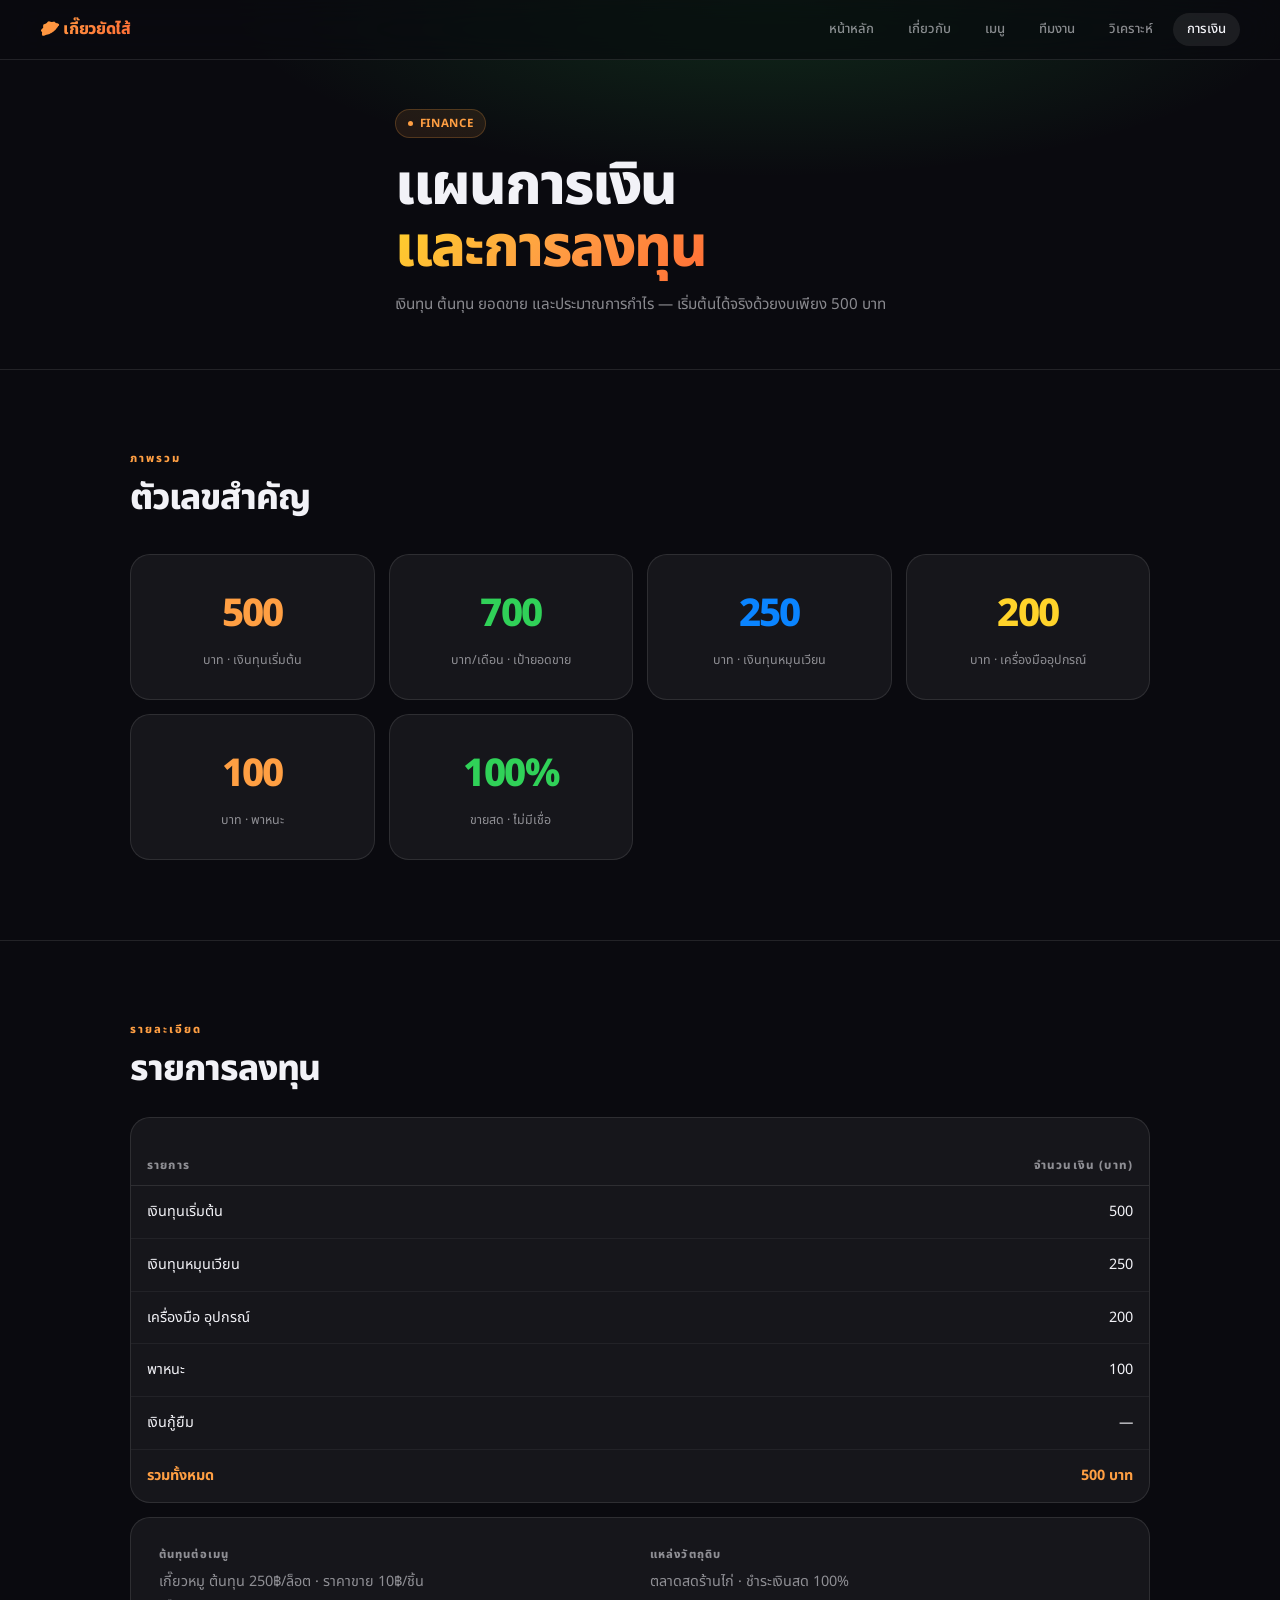
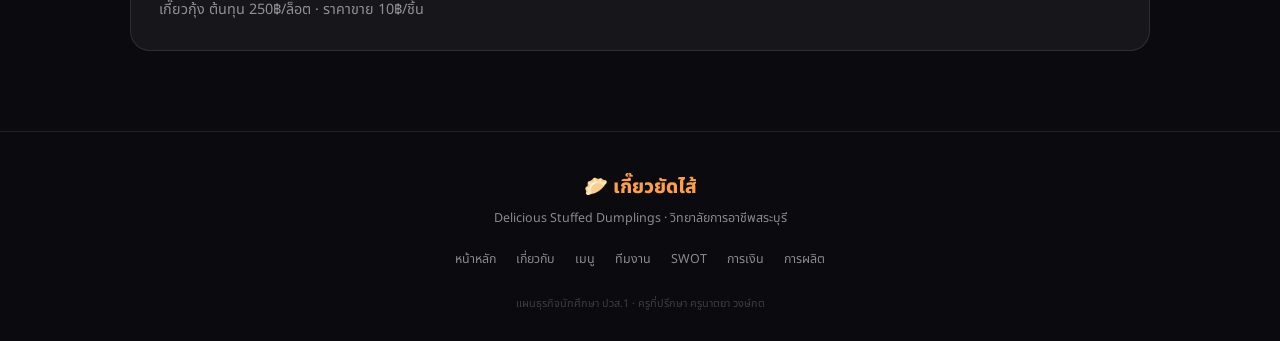
<file: pages/finance.html>
<!DOCTYPE html>
<html lang="th">
<head>
<meta charset="UTF-8">
<meta name="viewport" content="width=device-width, initial-scale=1.0">
<title>การเงิน · เกี๊ยวยัดไส้</title>
<link rel="preconnect" href="https://fonts.googleapis.com">
<link href="https://fonts.googleapis.com/css2?family=Noto+Sans+Thai:wght@300;400;500;600;700;800&display=swap" rel="stylesheet">
<link rel="stylesheet" href="../assets/shared.css">
<style>
.page-hero-bg{background:radial-gradient(ellipse 70% 80% at 60% 0%,rgba(48,209,88,.16) 0%,transparent 60%);}
.stat-grid{display:grid;grid-template-columns:repeat(auto-fit,minmax(200px,1fr));gap:14px;margin-top:36px;}
.stat-card{background:var(--surface);border:1px solid var(--border);border-radius:20px;padding:28px 22px;text-align:center;transition:transform .3s,border-color .3s;}
.stat-card:hover{transform:translateY(-4px);border-color:rgba(255,159,67,.28);}
.stat-num{font-size:2.4rem;font-weight:800;letter-spacing:-.04em;}
.stat-label{font-size:.78rem;color:var(--subtext);margin-top:4px;}
.invest-table{width:100%;border-collapse:collapse;margin-top:28px;}
.invest-table th{text-align:left;padding:10px 16px;font-size:.72rem;font-weight:800;letter-spacing:.1em;text-transform:uppercase;color:var(--subtext);border-bottom:1px solid var(--border);}
.invest-table td{padding:14px 16px;font-size:.9rem;border-bottom:1px solid rgba(255,255,255,.05);}
.invest-table tr:last-child td{border-bottom:none;font-weight:800;color:var(--accent);}
.invest-table tr:hover td{background:var(--surface2);}
</style>
</head>
<body>
<nav>
  <a class="nav-logo" href="../index.html">🥟 เกี๊ยวยัดไส้</a>
  <div class="nav-links">
    <a href="../index.html">หน้าหลัก</a><a href="about.html">เกี่ยวกับ</a>
    <a href="menu.html">เมนู</a><a href="team.html">ทีมงาน</a>
    <a href="swot.html">วิเคราะห์</a><a href="finance.html" class="active">การเงิน</a>
  </div>
</nav>

<div class="page-hero">
  <div class="page-hero-bg"></div>
  <div class="page-hero-inner">
    <div class="page-eyebrow"><i></i> Finance</div>
    <h1 class="page-title">แผนการเงิน<br><span class="grad">และการลงทุน</span></h1>
    <p class="page-sub">เงินทุน ต้นทุน ยอดขาย และประมาณการกำไร — เริ่มต้นได้จริงด้วยงบเพียง 500 บาท</p>
  </div>
</div>
<hr class="divider">

<section>
  <div class="container">
    <div class="reveal"><div class="sec-label">ภาพรวม</div><h2 class="sec-title">ตัวเลขสำคัญ</h2></div>
    <div class="stat-grid">
      <div class="stat-card reveal d1"><div class="stat-num" style="color:var(--accent);">500</div><div class="stat-label">บาท · เงินทุนเริ่มต้น</div></div>
      <div class="stat-card reveal d2"><div class="stat-num" style="color:var(--green);">700</div><div class="stat-label">บาท/เดือน · เป้ายอดขาย</div></div>
      <div class="stat-card reveal d3"><div class="stat-num" style="color:var(--blue);">250</div><div class="stat-label">บาท · เงินทุนหมุนเวียน</div></div>
      <div class="stat-card reveal d4"><div class="stat-num" style="color:#ffd32a;">200</div><div class="stat-label">บาท · เครื่องมืออุปกรณ์</div></div>
      <div class="stat-card reveal d1"><div class="stat-num" style="color:var(--accent);">100</div><div class="stat-label">บาท · พาหนะ</div></div>
      <div class="stat-card reveal d2"><div class="stat-num" style="color:var(--green);">100%</div><div class="stat-label">ขายสด · ไม่มีเชื่อ</div></div>
    </div>
  </div>
</section>
<hr class="divider">

<section>
  <div class="container">
    <div class="reveal"><div class="sec-label">รายละเอียด</div><h2 class="sec-title">รายการลงทุน</h2></div>
    <div class="card reveal" style="margin-top:28px;padding:0;overflow:hidden;">
      <table class="invest-table">
        <thead><tr><th>รายการ</th><th style="text-align:right;">จำนวนเงิน (บาท)</th></tr></thead>
        <tbody>
          <tr><td>เงินทุนเริ่มต้น</td><td style="text-align:right;">500</td></tr>
          <tr><td>เงินทุนหมุนเวียน</td><td style="text-align:right;">250</td></tr>
          <tr><td>เครื่องมือ อุปกรณ์</td><td style="text-align:right;">200</td></tr>
          <tr><td>พาหนะ</td><td style="text-align:right;">100</td></tr>
          <tr><td>เงินกู้ยืม</td><td style="text-align:right;">—</td></tr>
          <tr><td><strong>รวมทั้งหมด</strong></td><td style="text-align:right;"><strong>500 บาท</strong></td></tr>
        </tbody>
      </table>
    </div>
    <div class="card reveal" style="margin-top:14px;display:flex;gap:20px;flex-wrap:wrap;">
      <div style="flex:1;min-width:200px;">
        <div style="font-size:.7rem;font-weight:800;letter-spacing:.1em;text-transform:uppercase;color:var(--subtext);margin-bottom:6px;">ต้นทุนต่อเมนู</div>
        <div style="font-size:.9rem;color:var(--subtext);">เกี๊ยวหมู ต้นทุน 250฿/ล็อต · ราคาขาย 10฿/ชิ้น</div>
        <div style="font-size:.9rem;color:var(--subtext);margin-top:4px;">เกี๊ยวกุ้ง ต้นทุน 250฿/ล็อต · ราคาขาย 10฿/ชิ้น</div>
      </div>
      <div style="flex:1;min-width:200px;">
        <div style="font-size:.7rem;font-weight:800;letter-spacing:.1em;text-transform:uppercase;color:var(--subtext);margin-bottom:6px;">แหล่งวัตถุดิบ</div>
        <div style="font-size:.9rem;color:var(--subtext);">ตลาดสดร้านไก่ · ชำระเงินสด 100%</div>
      </div>
    </div>
  </div>
</section>

<footer>
  <div class="container">
    <div class="foot-logo">🥟 เกี๊ยวยัดไส้</div>
    <div class="foot-sub">Delicious Stuffed Dumplings · วิทยาลัยการอาชีพสระบุรี</div>
    <div class="foot-nav">
      <a href="../index.html">หน้าหลัก</a><a href="about.html">เกี่ยวกับ</a><a href="menu.html">เมนู</a>
      <a href="team.html">ทีมงาน</a><a href="swot.html">SWOT</a><a href="finance.html">การเงิน</a><a href="process.html">การผลิต</a>
    </div>
    <div class="foot-copy">แผนธุรกิจนักศึกษา ปวส.1 · ครูที่ปรึกษา ครูนาตยา วงษ์กต</div>
  </div>
</footer>
<script>
const obs=new IntersectionObserver(es=>es.forEach(e=>{if(e.isIntersecting){e.target.classList.add('v');obs.unobserve(e.target);}}),{threshold:.08});
document.querySelectorAll('.reveal').forEach(el=>obs.observe(el));
</script>
</body>
</html>
</file>
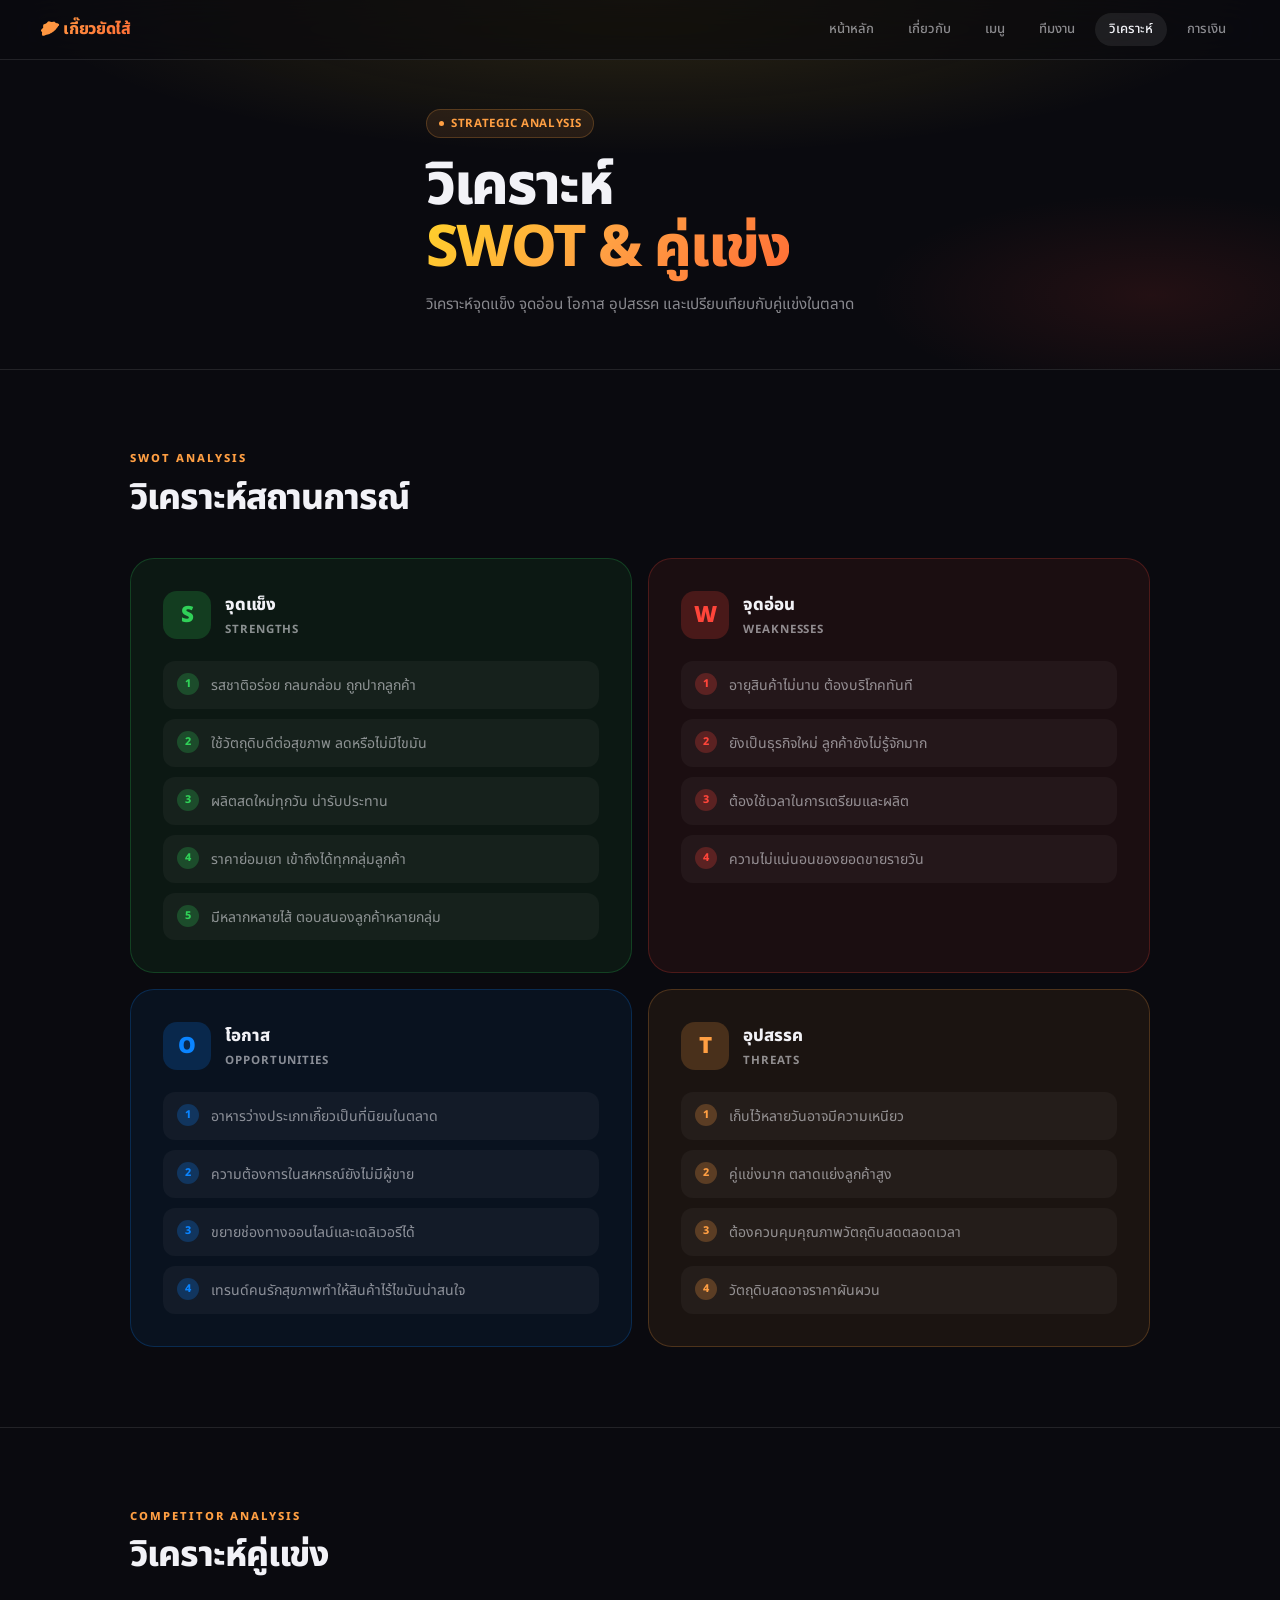
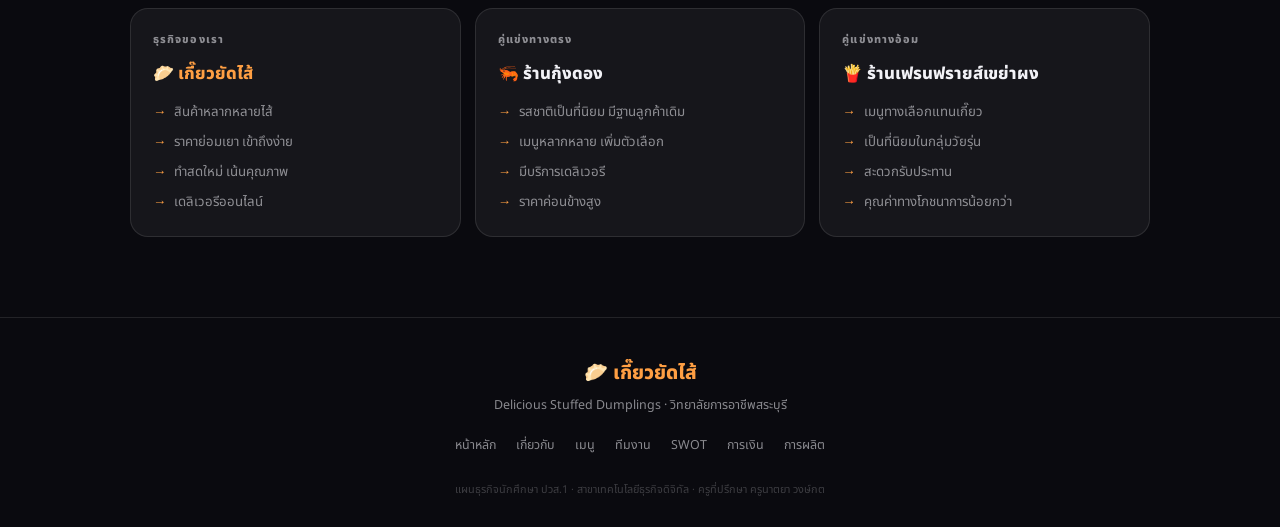
<file: pages/swot.html>
<!DOCTYPE html>
<html lang="th">
<head>
<meta charset="UTF-8">
<meta name="viewport" content="width=device-width, initial-scale=1.0">
<title>SWOT Analysis · เกี๊ยวยัดไส้</title>
<link rel="preconnect" href="https://fonts.googleapis.com">
<link href="https://fonts.googleapis.com/css2?family=Noto+Sans+Thai:wght@300;400;500;600;700;800&display=swap" rel="stylesheet">
<link rel="stylesheet" href="../assets/shared.css">
<style>
.page-hero-bg{background:radial-gradient(ellipse 80% 70% at 50% 0%,rgba(255,211,42,.14) 0%,transparent 60%),radial-gradient(ellipse 40% 50% at 90% 80%,rgba(255,69,58,.1) 0%,transparent 55%);}
.swot-grid{display:grid;grid-template-columns:1fr 1fr;gap:16px;margin-top:40px;}
.swot-card{border-radius:24px;padding:32px;border:1px solid;}
.swot-card.S{background:rgba(48,209,88,.07);border-color:rgba(48,209,88,.22);}
.swot-card.W{background:rgba(255,69,58,.07);border-color:rgba(255,69,58,.22);}
.swot-card.O{background:rgba(10,132,255,.07);border-color:rgba(10,132,255,.22);}
.swot-card.T{background:rgba(255,159,67,.07);border-color:rgba(255,159,67,.22);}
.swot-hd{display:flex;align-items:center;gap:14px;margin-bottom:22px;}
.swot-badge{
  width:48px;height:48px;border-radius:14px;
  display:flex;align-items:center;justify-content:center;
  font-size:1.4rem;font-weight:900;
}
.S .swot-badge{background:rgba(48,209,88,.2);color:var(--green);}
.W .swot-badge{background:rgba(255,69,58,.2);color:var(--red);}
.O .swot-badge{background:rgba(10,132,255,.2);color:var(--blue);}
.T .swot-badge{background:rgba(255,159,67,.2);color:var(--accent);}
.swot-name{font-size:1.05rem;font-weight:800;}
.swot-en{font-size:.72rem;font-weight:700;letter-spacing:.08em;text-transform:uppercase;color:var(--subtext);}
.swot-items{display:flex;flex-direction:column;gap:10px;}
.swot-item{
  display:flex;gap:12px;align-items:flex-start;
  background:rgba(255,255,255,.04);border-radius:12px;padding:12px 14px;
}
.si-num{
  width:22px;height:22px;border-radius:50%;flex-shrink:0;
  display:flex;align-items:center;justify-content:center;
  font-size:.68rem;font-weight:800;
}
.S .si-num{background:rgba(48,209,88,.25);color:var(--green);}
.W .si-num{background:rgba(255,69,58,.25);color:var(--red);}
.O .si-num{background:rgba(10,132,255,.25);color:var(--blue);}
.T .si-num{background:rgba(255,159,67,.25);color:var(--accent);}
.si-text{font-size:.88rem;color:var(--subtext);line-height:1.55;padding-top:2px;}

/* COMPETITOR */
.comp-grid{display:grid;grid-template-columns:1fr 1fr 1fr;gap:14px;margin-top:32px;}
.comp-card{background:var(--surface);border:1px solid var(--border);border-radius:18px;padding:22px;}
.comp-head{font-size:.68rem;font-weight:800;letter-spacing:.1em;text-transform:uppercase;color:var(--subtext);margin-bottom:12px;}
.comp-name{font-size:1.05rem;font-weight:800;margin-bottom:14px;}
.comp-items{display:flex;flex-direction:column;gap:8px;}
.comp-item{font-size:.83rem;color:var(--subtext);display:flex;gap:8px;}
.comp-item::before{content:'→';color:var(--accent);flex-shrink:0;}
@media(max-width:768px){.swot-grid{grid-template-columns:1fr;}.comp-grid{grid-template-columns:1fr;}}
</style>
</head>
<body>
<nav>
  <a class="nav-logo" href="../index.html">🥟 เกี๊ยวยัดไส้</a>
  <div class="nav-links">
    <a href="../index.html">หน้าหลัก</a><a href="about.html">เกี่ยวกับ</a>
    <a href="menu.html">เมนู</a><a href="team.html">ทีมงาน</a>
    <a href="swot.html" class="active">วิเคราะห์</a><a href="finance.html">การเงิน</a>
  </div>
</nav>
<div class="page-hero">
  <div class="page-hero-bg"></div>
  <div class="page-hero-inner">
    <div class="page-eyebrow"><i></i> Strategic Analysis</div>
    <h1 class="page-title">วิเคราะห์<br><span class="grad">SWOT & คู่แข่ง</span></h1>
    <p class="page-sub">วิเคราะห์จุดแข็ง จุดอ่อน โอกาส อุปสรรค และเปรียบเทียบกับคู่แข่งในตลาด</p>
  </div>
</div>
<hr class="divider">

<section>
  <div class="container">
    <div class="reveal"><div class="sec-label">SWOT Analysis</div><h2 class="sec-title">วิเคราะห์สถานการณ์</h2></div>
    <div class="swot-grid">
      <div class="swot-card S reveal d1">
        <div class="swot-hd"><div class="swot-badge">S</div><div><div class="swot-name">จุดแข็ง</div><div class="swot-en">Strengths</div></div></div>
        <div class="swot-items">
          <div class="swot-item"><div class="si-num">1</div><div class="si-text">รสชาติอร่อย กลมกล่อม ถูกปากลูกค้า</div></div>
          <div class="swot-item"><div class="si-num">2</div><div class="si-text">ใช้วัตถุดิบดีต่อสุขภาพ ลดหรือไม่มีไขมัน</div></div>
          <div class="swot-item"><div class="si-num">3</div><div class="si-text">ผลิตสดใหม่ทุกวัน น่ารับประทาน</div></div>
          <div class="swot-item"><div class="si-num">4</div><div class="si-text">ราคาย่อมเยา เข้าถึงได้ทุกกลุ่มลูกค้า</div></div>
          <div class="swot-item"><div class="si-num">5</div><div class="si-text">มีหลากหลายไส้ ตอบสนองลูกค้าหลายกลุ่ม</div></div>
        </div>
      </div>
      <div class="swot-card W reveal d2">
        <div class="swot-hd"><div class="swot-badge">W</div><div><div class="swot-name">จุดอ่อน</div><div class="swot-en">Weaknesses</div></div></div>
        <div class="swot-items">
          <div class="swot-item"><div class="si-num">1</div><div class="si-text">อายุสินค้าไม่นาน ต้องบริโภคทันที</div></div>
          <div class="swot-item"><div class="si-num">2</div><div class="si-text">ยังเป็นธุรกิจใหม่ ลูกค้ายังไม่รู้จักมาก</div></div>
          <div class="swot-item"><div class="si-num">3</div><div class="si-text">ต้องใช้เวลาในการเตรียมและผลิต</div></div>
          <div class="swot-item"><div class="si-num">4</div><div class="si-text">ความไม่แน่นอนของยอดขายรายวัน</div></div>
        </div>
      </div>
      <div class="swot-card O reveal d3">
        <div class="swot-hd"><div class="swot-badge">O</div><div><div class="swot-name">โอกาส</div><div class="swot-en">Opportunities</div></div></div>
        <div class="swot-items">
          <div class="swot-item"><div class="si-num">1</div><div class="si-text">อาหารว่างประเภทเกี๊ยวเป็นที่นิยมในตลาด</div></div>
          <div class="swot-item"><div class="si-num">2</div><div class="si-text">ความต้องการในสหกรณ์ยังไม่มีผู้ขาย</div></div>
          <div class="swot-item"><div class="si-num">3</div><div class="si-text">ขยายช่องทางออนไลน์และเดลิเวอรีได้</div></div>
          <div class="swot-item"><div class="si-num">4</div><div class="si-text">เทรนด์คนรักสุขภาพทำให้สินค้าไร้ไขมันน่าสนใจ</div></div>
        </div>
      </div>
      <div class="swot-card T reveal d4">
        <div class="swot-hd"><div class="swot-badge">T</div><div><div class="swot-name">อุปสรรค</div><div class="swot-en">Threats</div></div></div>
        <div class="swot-items">
          <div class="swot-item"><div class="si-num">1</div><div class="si-text">เก็บไว้หลายวันอาจมีความเหนียว</div></div>
          <div class="swot-item"><div class="si-num">2</div><div class="si-text">คู่แข่งมาก ตลาดแย่งลูกค้าสูง</div></div>
          <div class="swot-item"><div class="si-num">3</div><div class="si-text">ต้องควบคุมคุณภาพวัตถุดิบสดตลอดเวลา</div></div>
          <div class="swot-item"><div class="si-num">4</div><div class="si-text">วัตถุดิบสดอาจราคาผันผวน</div></div>
        </div>
      </div>
    </div>
  </div>
</section>

<hr class="divider">

<section>
  <div class="container">
    <div class="reveal"><div class="sec-label">Competitor Analysis</div><h2 class="sec-title">วิเคราะห์คู่แข่ง</h2></div>
    <div class="comp-grid">
      <div class="comp-card reveal d1">
        <div class="comp-head">ธุรกิจของเรา</div>
        <div class="comp-name" style="color:var(--accent);">🥟 เกี๊ยวยัดไส้</div>
        <div class="comp-items">
          <div class="comp-item">สินค้าหลากหลายไส้</div>
          <div class="comp-item">ราคาย่อมเยา เข้าถึงง่าย</div>
          <div class="comp-item">ทำสดใหม่ เน้นคุณภาพ</div>
          <div class="comp-item">เดลิเวอรีออนไลน์</div>
        </div>
      </div>
      <div class="comp-card reveal d2">
        <div class="comp-head">คู่แข่งทางตรง</div>
        <div class="comp-name">🦐 ร้านกุ้งดอง</div>
        <div class="comp-items">
          <div class="comp-item">รสชาติเป็นที่นิยม มีฐานลูกค้าเดิม</div>
          <div class="comp-item">เมนูหลากหลาย เพิ่มตัวเลือก</div>
          <div class="comp-item">มีบริการเดลิเวอรี</div>
          <div class="comp-item">ราคาค่อนข้างสูง</div>
        </div>
      </div>
      <div class="comp-card reveal d3">
        <div class="comp-head">คู่แข่งทางอ้อม</div>
        <div class="comp-name">🍟 ร้านเฟรนฟรายส์เขย่าผง</div>
        <div class="comp-items">
          <div class="comp-item">เมนูทางเลือกแทนเกี๊ยว</div>
          <div class="comp-item">เป็นที่นิยมในกลุ่มวัยรุ่น</div>
          <div class="comp-item">สะดวกรับประทาน</div>
          <div class="comp-item">คุณค่าทางโภชนาการน้อยกว่า</div>
        </div>
      </div>
    </div>
  </div>
</section>

<footer>
  <div class="container">
    <div class="foot-logo">🥟 เกี๊ยวยัดไส้</div>
    <div class="foot-sub">Delicious Stuffed Dumplings · วิทยาลัยการอาชีพสระบุรี</div>
    <div class="foot-nav">
      <a href="../index.html">หน้าหลัก</a><a href="about.html">เกี่ยวกับ</a><a href="menu.html">เมนู</a>
      <a href="team.html">ทีมงาน</a><a href="swot.html">SWOT</a><a href="finance.html">การเงิน</a><a href="process.html">การผลิต</a>
    </div>
    <div class="foot-copy">แผนธุรกิจนักศึกษา ปวส.1 · สาขาเทคโนโลยีธุรกิจดิจิทัล · ครูที่ปรึกษา ครูนาตยา วงษ์กต</div>
  </div>
</footer>
<script>
const obs=new IntersectionObserver(es=>es.forEach(e=>{if(e.isIntersecting){e.target.classList.add('v');obs.unobserve(e.target);}}),{threshold:.08});
document.querySelectorAll('.reveal').forEach(el=>obs.observe(el));
</script>
</body>
</html>
</file>
<file: assets/shared.css>
:root {
  --bg: #0a0a0f;
  --surface: rgba(255,255,255,0.05);
  --surface2: rgba(255,255,255,0.08);
  --border: rgba(255,255,255,0.1);
  --text: #f2f2f7;
  --subtext: rgba(242,242,247,0.55);
  --accent: #ff9f43;
  --accent2: #ff6b35;
  --accent3: #ffd32a;
  --green: #30d158;
  --blue: #0a84ff;
  --red: #ff453a;
  --r: 20px;
  --font: 'Noto Sans Thai', -apple-system, sans-serif;
}
*{margin:0;padding:0;box-sizing:border-box;}
html{scroll-behavior:smooth;}
body{background:var(--bg);color:var(--text);font-family:var(--font);overflow-x:hidden;line-height:1.65;}

nav{
  position:fixed;top:0;left:0;right:0;z-index:200;
  padding:0 40px;height:60px;
  display:flex;align-items:center;justify-content:space-between;
  background:rgba(10,10,15,0.72);
  backdrop-filter:blur(24px) saturate(180%);
  border-bottom:1px solid var(--border);
}
.nav-logo{
  font-size:1rem;font-weight:800;letter-spacing:-.02em;
  background:linear-gradient(135deg,var(--accent),var(--accent2));
  -webkit-background-clip:text;-webkit-text-fill-color:transparent;
  text-decoration:none;
}
.nav-links{display:flex;align-items:center;gap:6px;}
.nav-links a{
  color:var(--subtext);text-decoration:none;font-size:0.82rem;font-weight:500;
  padding:6px 14px;border-radius:100px;transition:all .2s;
}
.nav-links a:hover{color:var(--text);background:var(--surface2);}
.nav-links a.active{color:var(--text);background:var(--surface2);}

.page-hero{
  min-height:38vh;display:flex;align-items:flex-end;
  padding-top:60px;position:relative;overflow:hidden;
}
.page-hero-bg{position:absolute;inset:0;}
.page-hero-inner{position:relative;z-index:1;max-width:1100px;margin:0 auto;padding:48px 40px 52px;}
.page-eyebrow{
  display:inline-flex;align-items:center;gap:7px;
  background:rgba(255,159,67,.1);border:1px solid rgba(255,159,67,.22);
  border-radius:100px;padding:4px 12px;font-size:.72rem;font-weight:700;
  color:var(--accent);letter-spacing:.06em;text-transform:uppercase;margin-bottom:18px;
}
.page-eyebrow i{width:5px;height:5px;background:var(--accent);border-radius:50%;animation:pulse 2s infinite;}
h1.page-title{font-size:clamp(2rem,5vw,3.6rem);font-weight:800;letter-spacing:-.035em;line-height:1.08;}
.page-title .grad{
  background:linear-gradient(130deg,var(--accent3),var(--accent) 50%,var(--accent2));
  -webkit-background-clip:text;-webkit-text-fill-color:transparent;
}
.page-sub{margin-top:12px;color:var(--subtext);font-size:.95rem;max-width:500px;}

section{padding:80px 0;}
.container{max-width:1100px;margin:0 auto;padding:0 40px;}
.sec-label{font-size:.7rem;font-weight:800;letter-spacing:.18em;text-transform:uppercase;color:var(--accent);margin-bottom:10px;}
.sec-title{font-size:clamp(1.5rem,3vw,2.2rem);font-weight:800;letter-spacing:-.03em;line-height:1.12;}
.sec-sub{margin-top:10px;color:var(--subtext);font-size:.9rem;}
.divider{border:none;border-top:1px solid var(--border);}

.card{
  background:var(--surface);border:1px solid var(--border);border-radius:var(--r);padding:28px;
  transition:transform .3s cubic-bezier(.22,1,.36,1),border-color .3s,background .3s;
}
.card:hover{transform:translateY(-4px);border-color:rgba(255,159,67,.28);background:var(--surface2);}

.reveal{opacity:0;transform:translateY(24px);transition:opacity .6s cubic-bezier(.22,1,.36,1),transform .6s cubic-bezier(.22,1,.36,1);}
.reveal.v{opacity:1;transform:none;}
.d1{transition-delay:.08s;}.d2{transition-delay:.16s;}.d3{transition-delay:.24s;}.d4{transition-delay:.32s;}

.btn-primary{
  display:inline-flex;align-items:center;gap:8px;
  background:linear-gradient(135deg,var(--accent),var(--accent2));
  color:#fff;font-weight:700;font-size:.88rem;
  padding:11px 22px;border-radius:100px;text-decoration:none;
  box-shadow:0 8px 24px rgba(255,159,67,.3);transition:transform .2s,box-shadow .2s;
}
.btn-primary:hover{transform:translateY(-2px);box-shadow:0 12px 32px rgba(255,159,67,.4);}
.btn-ghost{
  display:inline-flex;align-items:center;gap:8px;
  background:var(--surface2);border:1px solid var(--border);
  color:var(--text);font-weight:600;font-size:.88rem;
  padding:11px 22px;border-radius:100px;text-decoration:none;transition:all .2s;
}
.btn-ghost:hover{background:rgba(255,255,255,.12);}

footer{border-top:1px solid var(--border);padding:40px 0 28px;text-align:center;}
.foot-logo{font-size:1.2rem;font-weight:800;color:var(--accent);margin-bottom:6px;}
.foot-sub{font-size:.78rem;color:var(--subtext);}
.foot-nav{display:flex;justify-content:center;gap:20px;margin:20px 0 0;flex-wrap:wrap;}
.foot-nav a{color:var(--subtext);text-decoration:none;font-size:.78rem;transition:color .2s;}
.foot-nav a:hover{color:var(--text);}
.foot-copy{margin-top:24px;font-size:.68rem;color:rgba(242,242,247,.22);}

@keyframes fadeUp{to{opacity:1;transform:none;}}
@keyframes fadeIn{to{opacity:1;}}
@keyframes float{0%,100%{transform:translateY(0);}50%{transform:translateY(-14px);}}
@keyframes pulse{0%,100%{opacity:1;}50%{opacity:.35;}}
@keyframes marquee{to{transform:translateX(-50%);}}

@media(max-width:768px){
  nav{padding:0 16px;}
  .nav-links a{padding:5px 10px;font-size:.76rem;}
  .container{padding:0 20px;}
  .page-hero-inner{padding:40px 20px 44px;}
}
</style>
</file>
